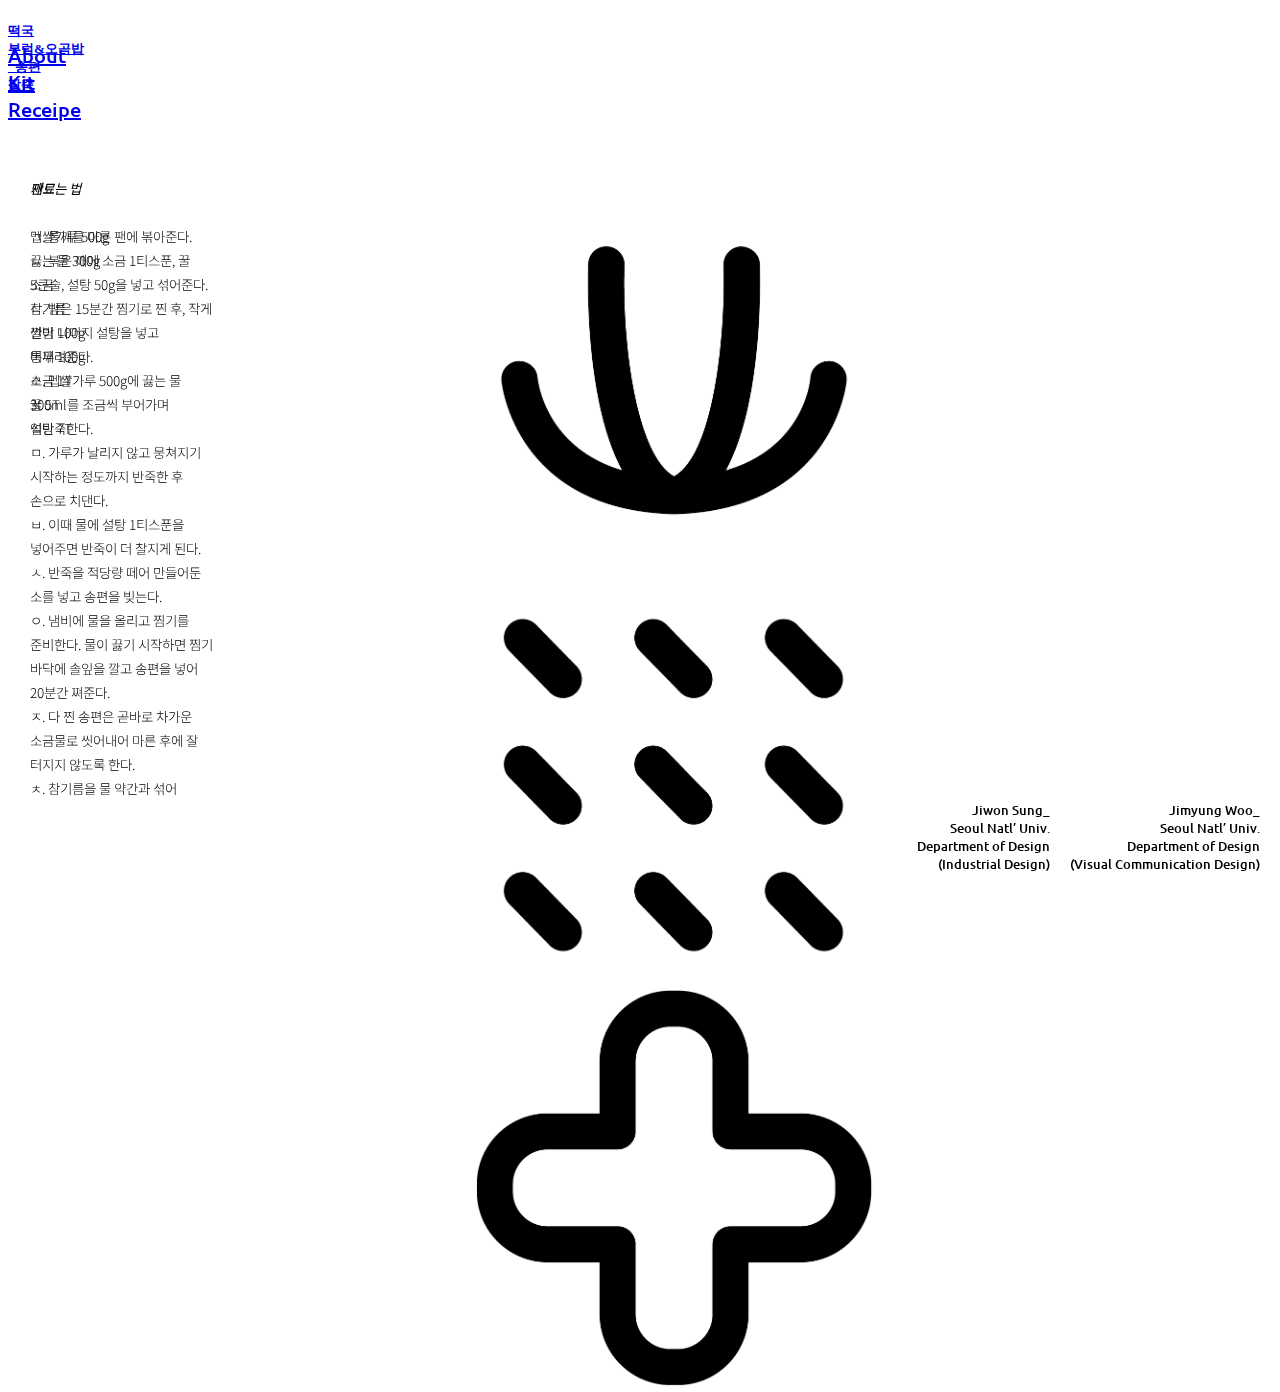
<file: 2chuseok.html>
<!DOCTYPE html>
<html>
<head>
  <title>
  </title>
  <meta charset="utf-8" name="viewport" content="width=device-width, initial-scale=1">
  <link href="https://fonts.googleapis.com/css?family=Noto+Sans+KR:100,300,400,500,700,900" rel="stylesheet">
  <link href="https://fonts.googleapis.com/css?family=Ubuntu:300,300i,400,400i,500,500i,700,700i" rel="stylesheet">
  <link href="https://fonts.googleapis.com/css?family=Nanum+Gothic:400,700,800&amp;subset=korean" rel="stylesheet">
  <link rel="stylesheet" href="stylesheet_receipe.css">
  <script>
  </script>
</head>
<body>

    <h3>
        <a href="index.html" class="cat0"><div class="cat0">About</div></a>
        <a href="kit.html" class="cat1"><div class="cat1">Kit</div></a>
        <a href="receipe.html" class="cat2"><div class="cat2">Receipe</div></a>
    </h3>

    <div class="imgsource"><img src="ssuk.png" style="width:400px;z-index:-1">
    <br><img src="sesame.png" style="width:400px;z-index:-1">
    <br><img src="sugar.png" style="width:400px;z-index:-1"></div>

    <p><h5 id="kit">
        <a href="2seol.html"><div class="cat1-1">떡국<div></a>
        <a href="2jeongwol.html"><div class="cat1-2">부럼&오곡밥<div></a>
        <a href="2chuseok.html"><div class="cat1-3">_송편<div></a>
        <a href="2dongji.html"><div class="cat1-4">팥죽<div></a>
    </h5></p>

    <h4>
      <div class="rc"><b><i>재료</i></b></div><br>
    멥쌀가루 500g<br>
    끓는 물 300g<br>
    소금<br>
    참기름<br>
    깐밤 100g<br>
    통깨 100g<br>
    소금 1T<br>
    꿀 5T<br>
    설탕 7T<br>
<br><Br></h4>

  <h4 class="made"><b><i>만드는 법</i></b><br><br>
  ㄱ. 통깨를 마른 팬에 볶아준다.<br>
  ㄴ. 볶은 깨에 소금 1티스푼, 꿀 5큰술, 설탕 50g을 넣고 섞어준다.<br>
  ㄷ. 밤은 15분간 찜기로 찐 후, 작게 썰어 나머지 설탕을 넣고 버무려준다.<br>
  ㄹ. 멥쌀가루 500g에 끓는 물 300ml를 조금씩 부어가며 익반죽한다. <br>
  ㅁ. 가루가 날리지 않고 뭉쳐지기 시작하는 정도까지 반죽한 후 손으로 치댄다.<br>
  ㅂ. 이때 물에 설탕 1티스푼을 넣어주면 반죽이 더 찰지게 된다.<br>
  ㅅ. 반죽을 적당량 떼어 만들어둔 소를 넣고 송편을 빚는다.<br>
  ㅇ. 냄비에 물을 올리고 찜기를 준비한다. 물이 끓기 시작하면 찜기 바닥에 솔잎을 깔고 송편을 넣어 20분간 쪄준다.<br>
  ㅈ. 다 찐 송편은 곧바로 차가운 소금물로 씻어내어 마른 후에 잘 터지지 않도록 한다.<br>
  ㅊ. 참기름을 물 약간과 섞어 송편의 겉면에 골고루 발라준다.
</h4>

  <h5 class="jiwon" style="z-index:1">
  Jiwon Sung_<br>
  Seoul Natl’ Univ.<br>
  Department of Design<Br>(Industrial Design)
  </h5>
  <h5 class="jimyung" style="z-index:1">
  Jimyung Woo_<br>
  Seoul Natl’ Univ.<br>
  Department of Design<Br>(Visual Communication Design)
  </h5>

</body>





</html>
</file>
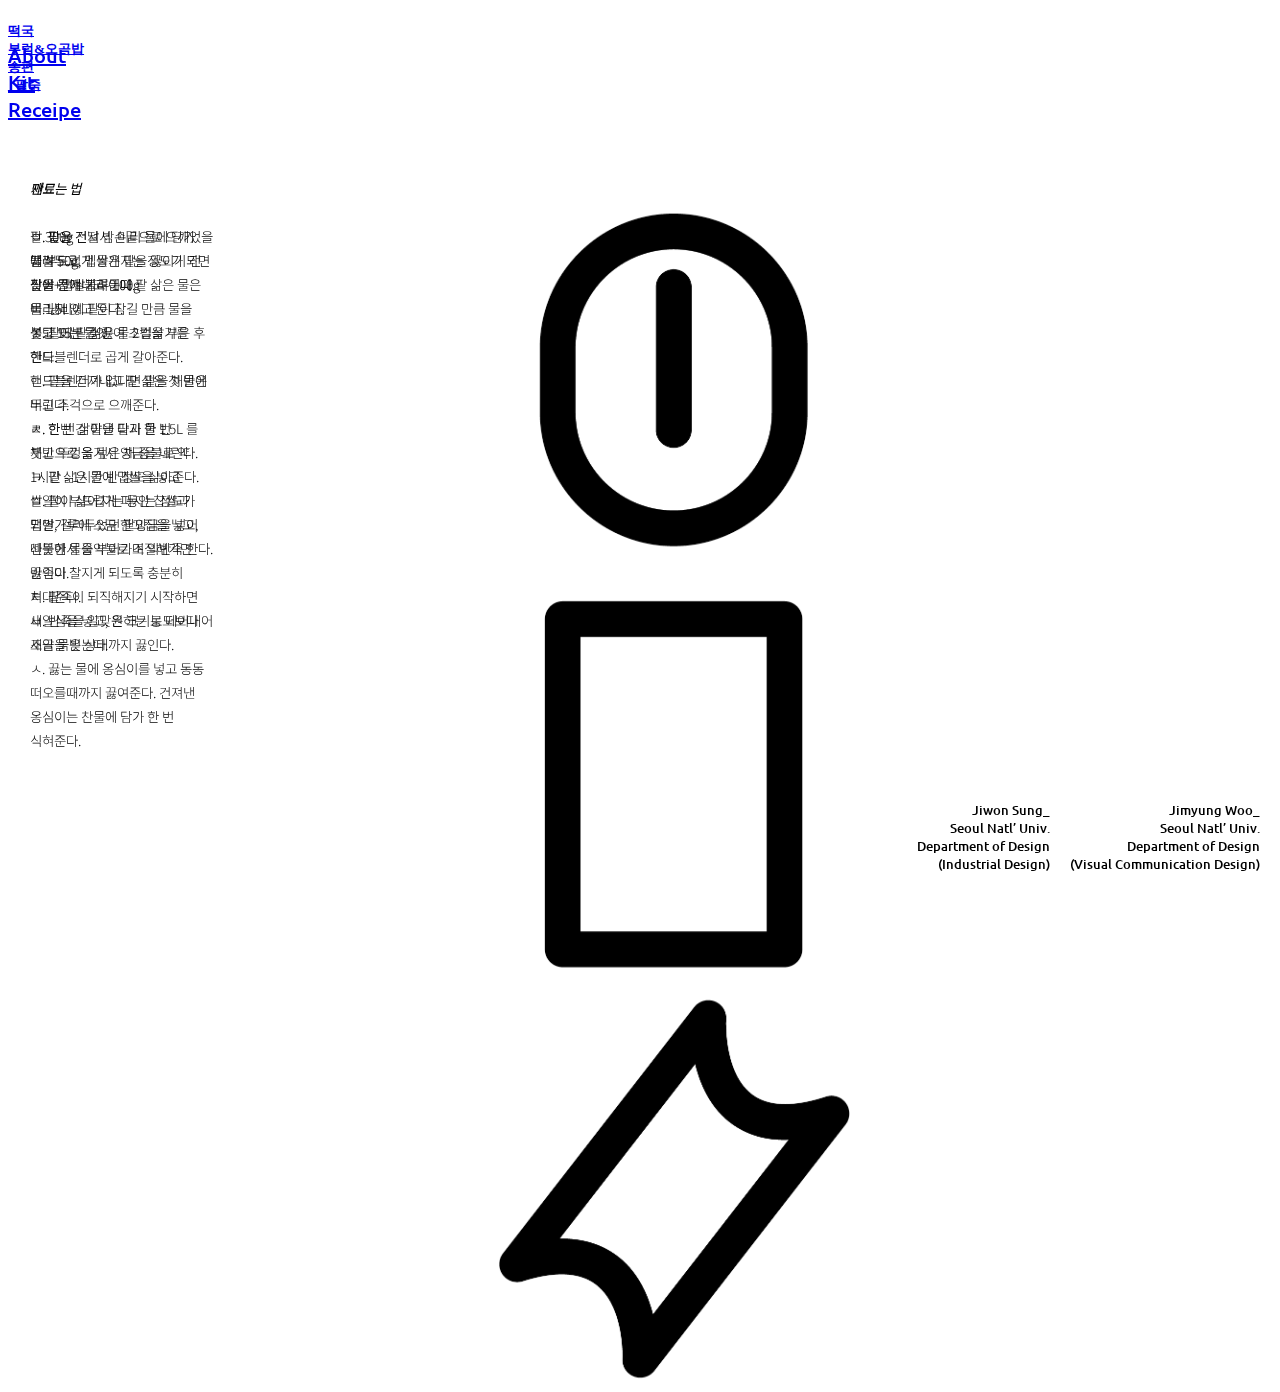
<file: 2dongji.html>
<!DOCTYPE html>
<html>
<head>
  <title>
  </title>
  <meta charset="utf-8" name="viewport" content="width=device-width, initial-scale=1">
  <link href="https://fonts.googleapis.com/css?family=Noto+Sans+KR:100,300,400,500,700,900" rel="stylesheet">
  <link href="https://fonts.googleapis.com/css?family=Ubuntu:300,300i,400,400i,500,500i,700,700i" rel="stylesheet">
  <link href="https://fonts.googleapis.com/css?family=Nanum+Gothic:400,700,800&amp;subset=korean" rel="stylesheet">
  <link rel="stylesheet" href="stylesheet_receipe.css">
  <script>
  </script>
</head>
<body>

    <h3>
        <a href="index.html" class="cat0"><div class="cat0">About</div></a>
        <a href="kit.html" class="cat1"><div class="cat1">Kit</div></a>
        <a href="receipe.html" class="cat2"><div class="cat2">Receipe</div></a>
    </h3>

    <div class="imgsource"><img src="redbean.png" style="width:400px;z-index:-1">
    <br><img src="mapsal.png" style="width:400px;z-index:-1">
    <br><img src="chapsal.png" style="width:400px;z-index:-1"></div>

    <p><h5 id="kit">
        <a href="2seol.html"><div class="cat1-1">떡국<div></a>
        <a href="2jeongwol.html"><div class="cat1-2">부럼&오곡밥<div></a>
        <a href="2chuseok.html"><div class="cat1-3">송편<div></a>
        <a href="2dongji.html"><div class="cat1-4">_팥죽<div></a>
    </h5></p>

    <h4>
      <div class="rc"><b><i>재료</i></b></div><br>
      팥 300g<br>
      맵쌀 50g<br>
      찹쌀+맵쌀가루 100g <br>
      물 1.5L<br>
      설탕 또는 물엿<br>
<br><Br></h4>

  <h4 class="made"><b><i>만드는 법</i></b><br><br>
  ㄱ. 팥은 전날 밤 미리 물에 담가 불려두고, 멥쌀은 팥을 끓이기 전 씻어 물에 불려둔다.<br>
  ㄴ. 냄비에 팥이 잠길 만큼 물을 붓고 15분 간 끓여 초벌삶기를 한다.<br>
  ㄷ. 팥을 건져내고 팥 삶은 첫 물은 버린다.<br>
  ㄹ. 한 번 삶아낸 팥과 물 1.5L 를 붓고 뚜껑을 덮은 채 중불로 약 1시간 - 1시간 반 정도 삶아준다.<br>
  ㅁ. 팥이 삶아지는 동안 찹쌀과 맵쌀가루에 소금 한꼬집을 넣고, 따뜻한 물을 부어가며 익반죽 한다. 반죽이 찰지게 되도록 충분히 치대준다.<br>
  ㅂ. 반죽을 알맞은 크기로 떼어내어 새알을 빚는다.<br>
  ㅅ. 끓는 물에 옹심이를 넣고 동동 떠오를때까지 끓여준다. 건져낸 옹심이는 찬물에 담가 한 번 식혀준다.</h4>
  <h4 class="made2"><br><Br>
  ㅇ. 팥을 건져서 손끝으로 으깨었을 때 부드럽게 뭉개지는 정도가 되면 팥을 건져내고 이때 팥 삶은 물은 버리지 않고 둔다.<br>
  ㅈ. 팥에 팥 삶은 물 2컵을 부은 후 핸드블렌더로 곱게 갈아준다. 핸드블렌더가 없다면 팥을 채반에 두고 주걱으로 으깨준다.<br>
  ㅊ. 한번 간 팥을 다시 한 번 채반으로 옮겨서 앙금을 내린다.<br>
  ㅋ. 팥 삶은 물에 맵쌀을 넣고 쌀알이 부드럽게 퍼지는 정도가 되면, 걸러두었던 팥앙금을 넣어 센불에서 중약불로 조절해가면 끓인다.<br>
  ㅌ. 팥죽이 되직해지기 시작하면 새알심을 넣고, 원하는 농도보다 조금 묽은 상태까지 끓인다.
</h4>

  <h5 class="jiwon" style="z-index:1">
  Jiwon Sung_<br>
  Seoul Natl’ Univ.<br>
  Department of Design<Br>(Industrial Design)
  </h5>
  <h5 class="jimyung" style="z-index:1">
  Jimyung Woo_<br>
  Seoul Natl’ Univ.<br>
  Department of Design<Br>(Visual Communication Design)
  </h5>

</body>





</html>
</file>
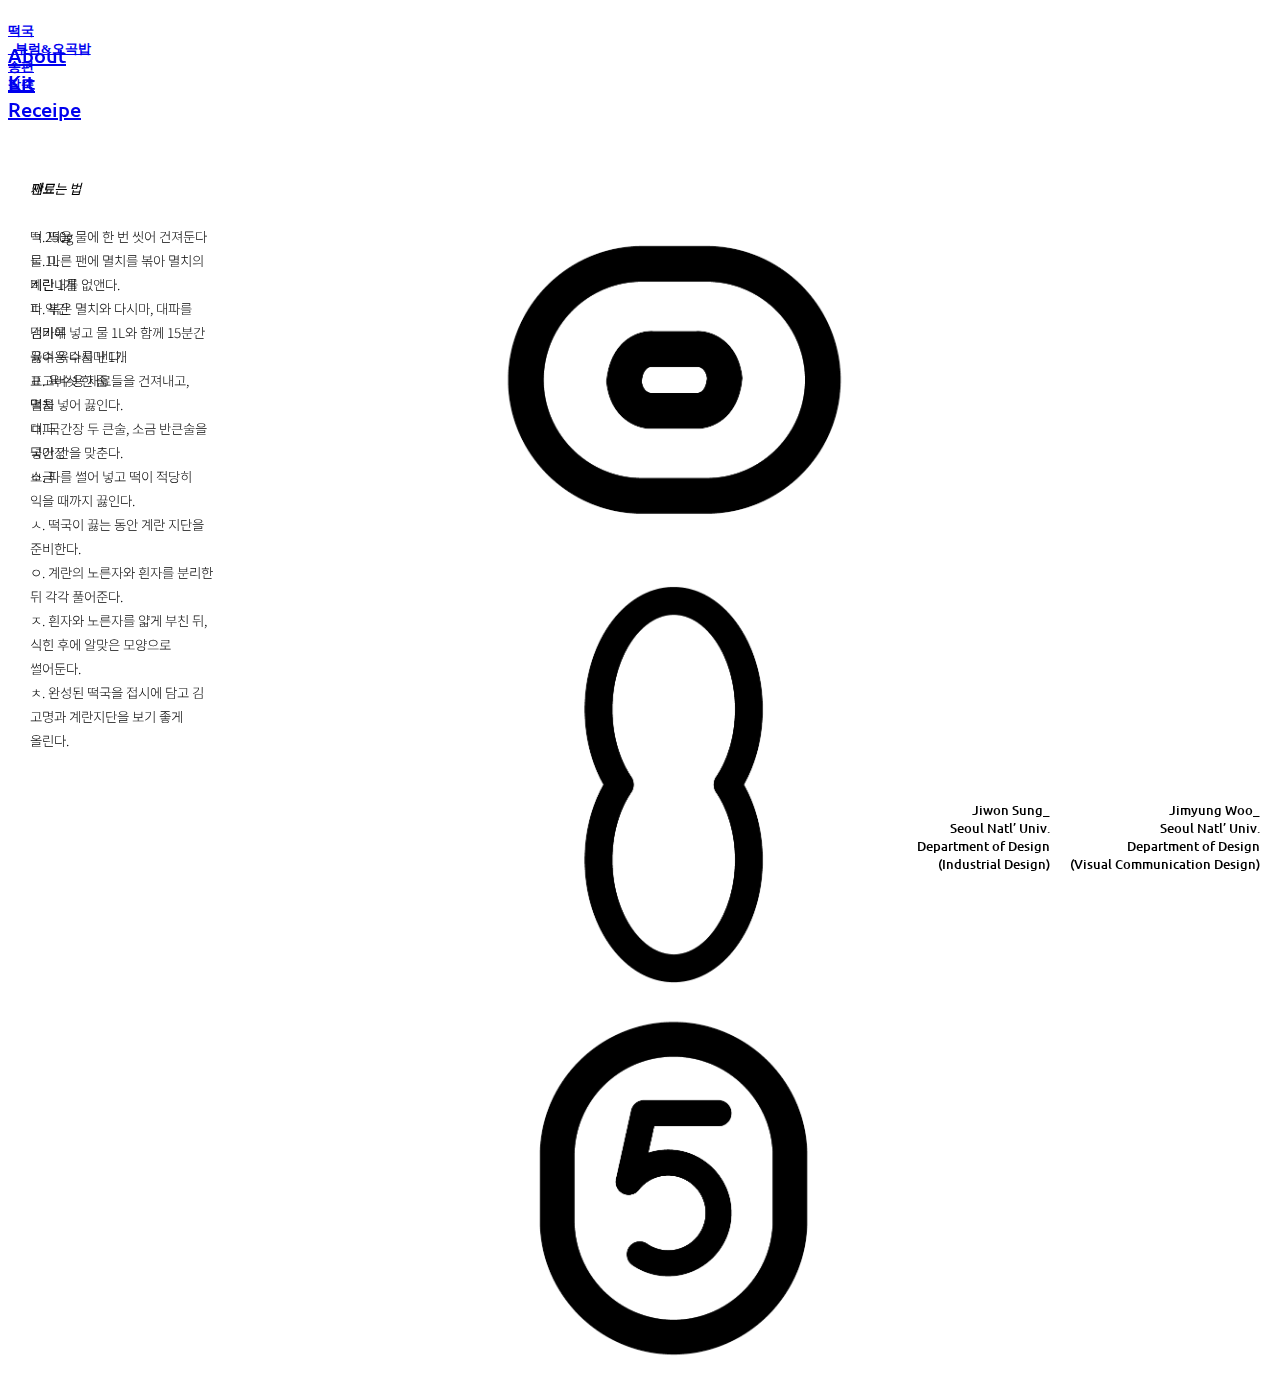
<file: 2jeongwol.html>
<!DOCTYPE html>
<html>
<head>
  <title>
  </title>
  <meta charset="utf-8" name="viewport" content="width=device-width, initial-scale=1">
  <link href="https://fonts.googleapis.com/css?family=Noto+Sans+KR:100,300,400,500,700,900" rel="stylesheet">
  <link href="https://fonts.googleapis.com/css?family=Ubuntu:300,300i,400,400i,500,500i,700,700i" rel="stylesheet">
  <link href="https://fonts.googleapis.com/css?family=Nanum+Gothic:400,700,800&amp;subset=korean" rel="stylesheet">
  <link rel="stylesheet" href="stylesheet_receipe.css">
  <script>
  </script>
</head>
<body>

    <h3>
        <a href="index.html" class="cat0"><div class="cat0">About</div></a>
        <a href="kit.html" class="cat1"><div class="cat1">Kit</div></a>
        <a href="receipe.html" class="cat2"><div class="cat2">Receipe</div></a>
    </h3>

    <div class="imgsource"><img src="walnut.png" style="width:400px;z-index:-1">
    <br><img src="peanut.png" style="width:400px;z-index:-1">
    <br><img src="fivegrain.png" style="width:400px;z-index:-1"></div>

    <p><h5 id="kit">
        <a href="2seol.html"><div class="cat1-1">떡국<div></a>
        <a href="2jeongwol.html"><div class="cat1-2">_부럼&오곡밥<div></a>
        <a href="2chuseok.html"><div class="cat1-3">송편<div></a>
        <a href="2dongji.html"><div class="cat1-4">팥죽<div></a>
    </h5></p>

    <h4>
      <div class="rc"><b><i>재료</i></b></div><br>
  떡 250g<br>
  물 1L<br>
  계란 1개<br>
  파 약간<br>
  김가루<br>
  육수용 다시마 1개<br> 표고버섯 한 줌<br>멸치<br>대파<br>
  국간장<br>소금
<br><Br></h4>

  <h4 class="made"><b><i>만드는 법</i></b><br><br>
  ㄱ. 떡을 물에 한 번 씻어 건져둔다  <br>
  ㄴ. 마른 팬에 멸치를 볶아 멸치의 비린내를 없앤다.<br>
  ㄷ. 볶은 멸치와 다시마, 대파를 냄비에 넣고 물 1L와 함께 15분간 끓여 육수를 낸다.<br>
  ㄹ. 육수용 재료들을 건져내고, 떡을 넣어 끓인다.<br>
  ㅁ. 국간장 두 큰술, 소금 반큰술을 넣어 간을 맞춘다.<br>
  ㅂ. 파를 썰어 넣고 떡이 적당히 익을 때까지 끓인다.<br>
  ㅅ. 떡국이 끓는 동안 계란 지단을 준비한다.<br>
  ㅇ. 계란의 노른자와 흰자를 분리한 뒤 각각 풀어준다.<br>
  ㅈ. 흰자와 노른자를 얇게 부친 뒤, 식힌 후에 알맞은 모양으로 썰어둔다.<br>
  ㅊ. 완성된 떡국을 접시에 담고 김 고명과 계란지단을 보기 좋게 올린다.
</h4>

  <h5 class="jiwon" style="z-index:1">
  Jiwon Sung_<br>
  Seoul Natl’ Univ.<br>
  Department of Design<Br>(Industrial Design)
  </h5>
  <h5 class="jimyung" style="z-index:1">
  Jimyung Woo_<br>
  Seoul Natl’ Univ.<br>
  Department of Design<Br>(Visual Communication Design)
  </h5>

</body>





</html>
</file>
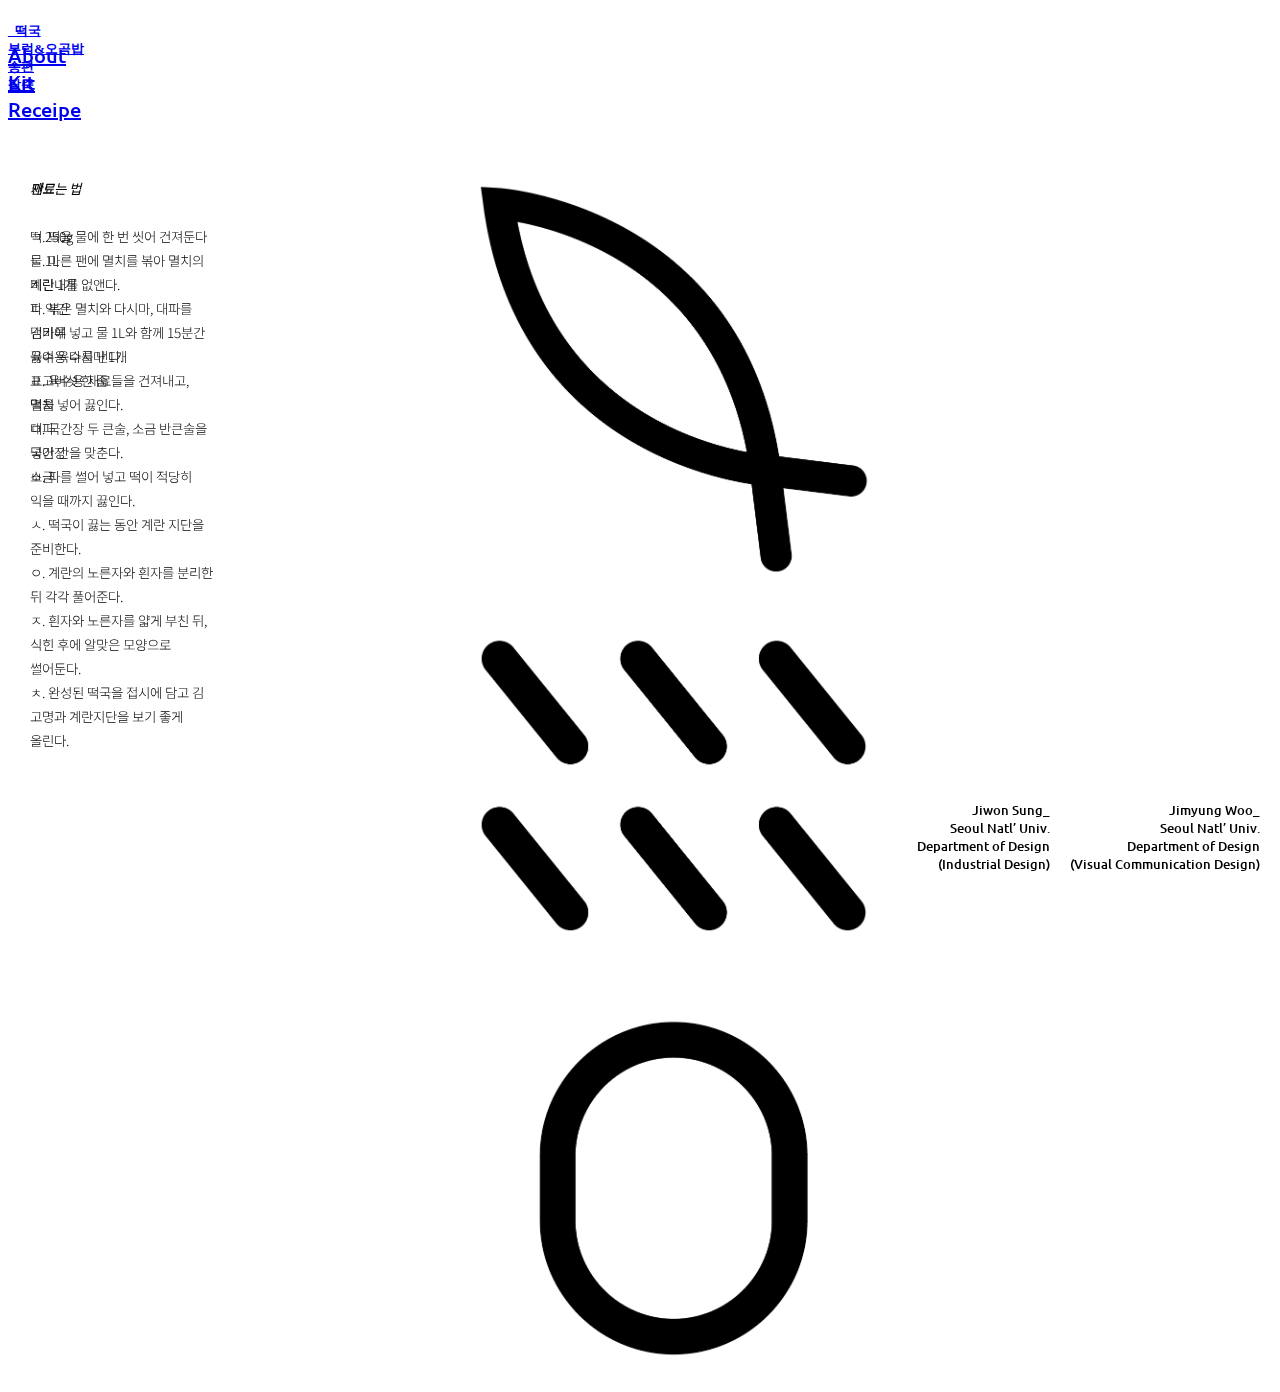
<file: 2seol.html>
<!DOCTYPE html>
<html>
<head>
  <title>
  </title>
  <meta charset="utf-8" name="viewport" content="width=device-width, initial-scale=1">
  <link href="https://fonts.googleapis.com/css?family=Noto+Sans+KR:100,300,400,500,700,900" rel="stylesheet">
  <link href="https://fonts.googleapis.com/css?family=Ubuntu:300,300i,400,400i,500,500i,700,700i" rel="stylesheet">
  <link href="https://fonts.googleapis.com/css?family=Nanum+Gothic:400,700,800&amp;subset=korean" rel="stylesheet">
  <link rel="stylesheet" href="stylesheet_receipe.css">
  <script>
  </script>
</head>
<body>

    <h3>
        <a href="index.html" class="cat0"><div class="cat0">About</div></a>
        <a href="kit.html" class="cat1"><div class="cat1">Kit</div></a>
        <a href="receipe.html" class="cat2"><div class="cat2">Receipe</div></a>
    </h3>

    <div class="imgsource"><img src="ancho.png" style="width:400px;z-index:-1">
    <br><img src="seaweed.png" style="width:400px;z-index:-1">
    <br><img src="rice.png" style="width:400px;z-index:-1"></div>

    <p><h5 id="kit">
        <a href="2seol.html"><div class="cat1-1">_떡국<div></a>
        <a href="2jeongwol.html"><div class="cat1-2">부럼&오곡밥<div></a>
        <a href="2chuseok.html"><div class="cat1-3">송편<div></a>
        <a href="2dongji.html"><div class="cat1-4">팥죽<div></a>
    </h5></p>

    <h4>
      <div class="rc"><b><i>재료</i></b></div><br>
  떡 250g<br>
  물 1L<br>
  계란 1개<br>
  파 약간<br>
  김가루<br>
  육수용 다시마 1개<br> 표고버섯 한 줌<br>멸치<br>대파<br>
  국간장<br>소금
<br><Br></h4>

  <h4 class="made"><b><i>만드는 법</i></b><br><br>
  ㄱ. 떡을 물에 한 번 씻어 건져둔다  <br>
  ㄴ. 마른 팬에 멸치를 볶아 멸치의 비린내를 없앤다.<br>
  ㄷ. 볶은 멸치와 다시마, 대파를 냄비에 넣고 물 1L와 함께 15분간 끓여 육수를 낸다.<br>
  ㄹ. 육수용 재료들을 건져내고, 떡을 넣어 끓인다.<br>
  ㅁ. 국간장 두 큰술, 소금 반큰술을 넣어 간을 맞춘다.<br>
  ㅂ. 파를 썰어 넣고 떡이 적당히 익을 때까지 끓인다.<br>
  ㅅ. 떡국이 끓는 동안 계란 지단을 준비한다.<br>
  ㅇ. 계란의 노른자와 흰자를 분리한 뒤 각각 풀어준다.<br>
  ㅈ. 흰자와 노른자를 얇게 부친 뒤, 식힌 후에 알맞은 모양으로 썰어둔다.<br>
  ㅊ. 완성된 떡국을 접시에 담고 김 고명과 계란지단을 보기 좋게 올린다.
</h4>

  <h5 class="jiwon" style="z-index:1">
  Jiwon Sung_<br>
  Seoul Natl’ Univ.<br>
  Department of Design<Br>(Industrial Design)
  </h5>
  <h5 class="jimyung" style="z-index:1">
  Jimyung Woo_<br>
  Seoul Natl’ Univ.<br>
  Department of Design<Br>(Visual Communication Design)
  </h5>

</body>





</html>
</file>
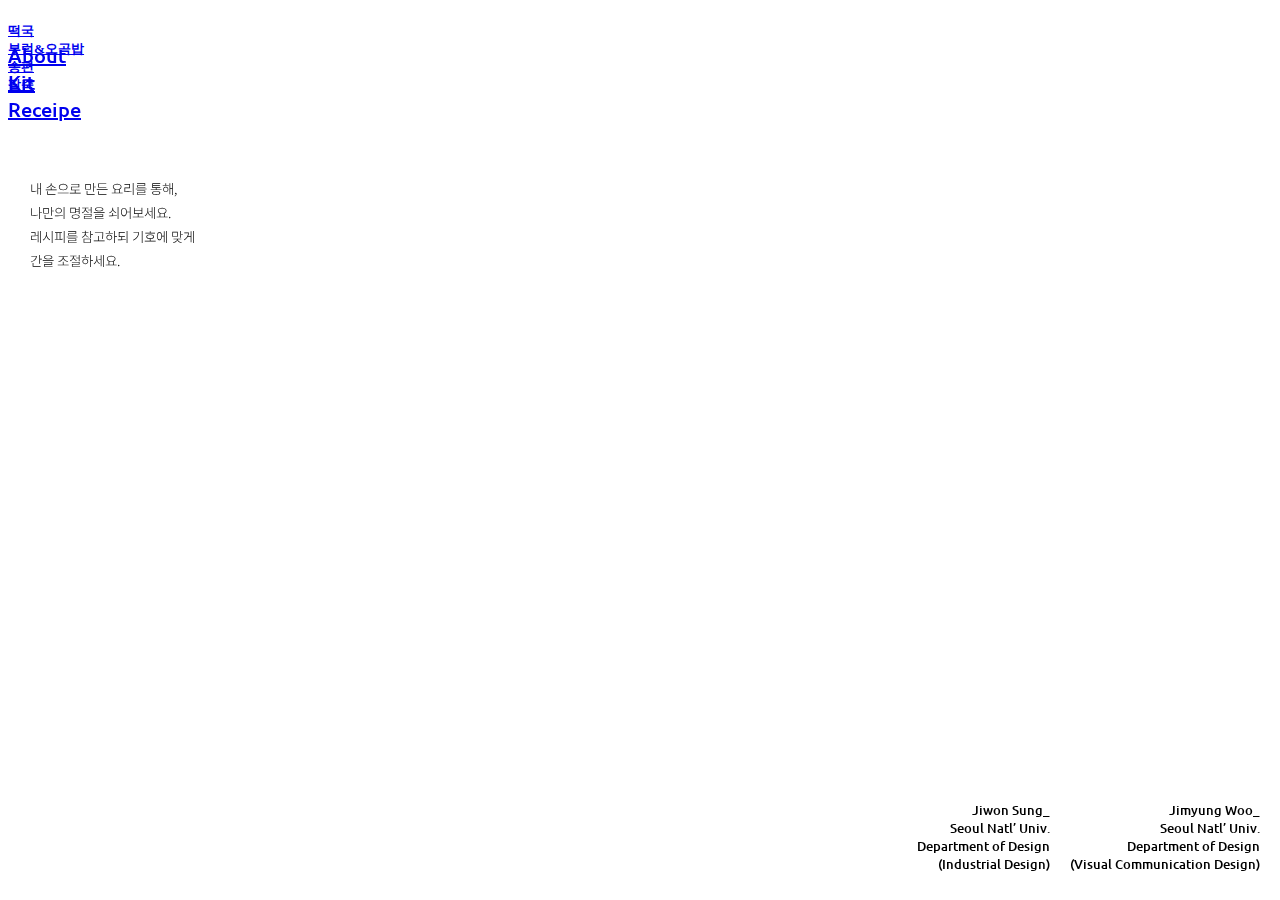
<file: receipe.html>
<!DOCTYPE html>
<html>
<head>
  <title>
  </title>
  <meta charset="utf-8" name="viewport" content="width=device-width, initial-scale=1">
  <link href="https://fonts.googleapis.com/css?family=Noto+Sans+KR:100,300,400,500,700,900" rel="stylesheet">
  <link href="https://fonts.googleapis.com/css?family=Ubuntu:300,300i,400,400i,500,500i,700,700i" rel="stylesheet">
  <link href="https://fonts.googleapis.com/css?family=Nanum+Gothic:400,700,800&amp;subset=korean" rel="stylesheet">
  <link rel="stylesheet" href="stylesheet_receipe.css">
  <script>
  </script>
</head>
<body>

    <h3>
        <a href="index.html" class="cat0"><div class="cat0">About</div></a>
        <a href="kit.html" class="cat1"><div class="cat1">Kit</div></a>
        <a href="receipe.html" class="cat2"><div class="cat2">Receipe</div></a>
    </h3>


    <p><h5 id="kit">
        <a href="2seol.html"><div class="cat1-1">떡국<div></a>
        <a href="2jeongwol.html"><div class="cat1-2">부럼&오곡밥<div></a>
        <a href="2chuseok.html"><div class="cat1-3">송편<div></a>
        <a href="2dongji.html"><div class="cat1-4">팥죽<div></a>
    </h5></p>

    <h4>
      내 손으로 만든 요리를 통해, 나만의 명절을 쇠어보세요.
      레시피를 참고하되 기호에 맞게 간을 조절하세요.</h4>

  <h5 class="jiwon" style="z-index:1">
  Jiwon Sung_<br>
  Seoul Natl’ Univ.<br>
  Department of Design<Br>(Industrial Design)
  </h5>
  <h5 class="jimyung" style="z-index:1">
  Jimyung Woo_<br>
  Seoul Natl’ Univ.<br>
  Department of Design<Br>(Visual Communication Design)
  </h5>

</body>





</html>
</file>
<file: stylesheet_receipe.css>
@import url('https://fonts.googleapis.com/css?family=Noto+Sans+KR:100,300,400,500,700,900');
@import url('https://fonts.googleapis.com/css?family=Ubuntu:300,300i,400,400i,500,500i,700,700i');
@import url('https://fonts.googleapis.com/css?family=Nanum+Gothic:400,700,800&subset=korean');
@font-face { font-family: 'Noto Sans kr', sans-serif;
              font-family: 'Nanum Gothic', sans-serif;
              font-family: ''}
h1 {font-family: 'Noto Sans KR', sans-serif;}

@media (min-width: 0px) and (max-width: 1000px)
  {

    body {background-color: white;}
    h3 {font-family: 'Ubuntu', sans-serif;
        font-size: 20px;
        position: fixed;
        font-weight: 500;}

  .cat0, .cat1, .cat2 {
        color: black;}
    .cat0 {display:inline-block; width: 30%; margin:10px;position:fixed;left:515px}
    .cat1 {display:inline-block; width: 30px; margin:10px;position:fixed;left:600px}
    .cat2 {display:inline-block; width:30%; margin:10px;position:fixed;left:650px}
    h4 {font-family: 'Noto Sans KR', sans-serif;
        font-size: 13px;
        line-height: 23px;
        font-weight: 400;
        color: black;
        word-break: keep-all;
        position: fixed;
        top: 158px;
        left: 30px;
        width: 185px;
        overflow: scroll;
        }

    h4.made {font-family: 'Noto Sans KR', sans-serif;
        font-size: 13px;
        line-height: 23px;
        font-weight: 400;
        color: black;
        word-break: keep-all;
        position: fixed;
        top: 158px;
        left: 170px;
        width: 150px;
        overflow: scroll;
        }
        h4.made2 {font-family: 'Noto Sans KR', sans-serif;
            font-size: 13px;
            line-height: 23px;
            font-weight: 400;
            color: black;
            word-break: keep-all;
            position: fixed;
            top: 158px;
            left: 350px;
            width: 150px;
            overflow: scroll;
            }
        .jiwon {font-family: 'Ubuntu', sans-serif;
            font-size: 13px;
            line-height: 18px;
            color: black;
            position:fixed;
            text-align: right;
            font-weight: 500;
            bottom: 5px;
            right: 230px;}

            .jimyung {font-family: 'Ubuntu', sans-serif;
                font-size: 13px;
                line-height: 18px;
                color: black;
                position:fixed;
                text-align: right;
                font-weight: 500;
                bottom: 5px;
                right: 20px;}


  .imgsource {display:block;position:absolute;
              top:180px;left:45%;

              z-index:-1
              }



     a {color: black;
        text-decoration: none;}

        .cat1-1 {
          font-family: 'Noto Sans KR', sans-serif;
              font-size: 17.5px;
              font-weight: 500;
              color: black;
            position: fixed;
            display: inline-block;
            top: 140px;
            right: 286px;
            text-align: right;
              }

        .cat1-2 {font-family: 'Noto Sans KR', sans-serif;font-weight: 700;
        color: black;
            font-size: 17.5px;
            font-weight: 500;
            position: fixed;
            display: inline-block;
            top: 140px;
            right:160px;
            text-align: right;
              }
        .cat1-3 {font-family: 'Noto Sans KR', sans-serif;font-weight: 700;
        color: black;
            font-size: 17.5px;
            position: fixed;
            display: inline-block;
            font-weight: 500;
            top: 140px;
            right:100px;
            text-align: right;
              }

        .cat1-4 {font-family: 'Noto Sans KR', sans-serif;font-weight: 700;
        color: black;
            font-size: 17.5px;
            font-weight: 500;
            position: fixed;
            display: inline-block;
            top: 140px;
            right: 40px;
            text-align: right;
              }



  #kit {position: absolute;}


}




@media (min-width: 1001px)
  {

    body {background-color: white;}
    h3 {font-family: 'Ubuntu', sans-serif;
        font-size: 20px;
        position: fixed;
        float: right;
        font-weight: 500;}

  .cat {
        color: black;}

    h4 {font-family: 'Noto Sans KR', sans-serif;
        font-size: 13.5px;
        line-height: 24px;
        font-weight: 300;
        color: black;
        word-break: keep-all;
        position: fixed;
        top: 158px;
        left: 30px;
        width: 185px;
        height: 70%;
        overflow: scroll;
        }

        .jiwon {font-family: 'Ubuntu', sans-serif;
            font-size: 13px;
            line-height: 18px;
            color: black;
            position:fixed;
            text-align: right;
            font-weight: 500;
            bottom: 5px;
            right: 230px;}

            .jimyung {font-family: 'Ubuntu', sans-serif;
                font-size: 13px;
                line-height: 18px;
                color: black;
                position:fixed;
                text-align: right;
                font-weight: 500;
                bottom: 5px;
                right: 20px;}

  .imgsource {display:block;position:absolute;
              top:180px;left:37%;

              z-index:-1
              }











}
</file>
